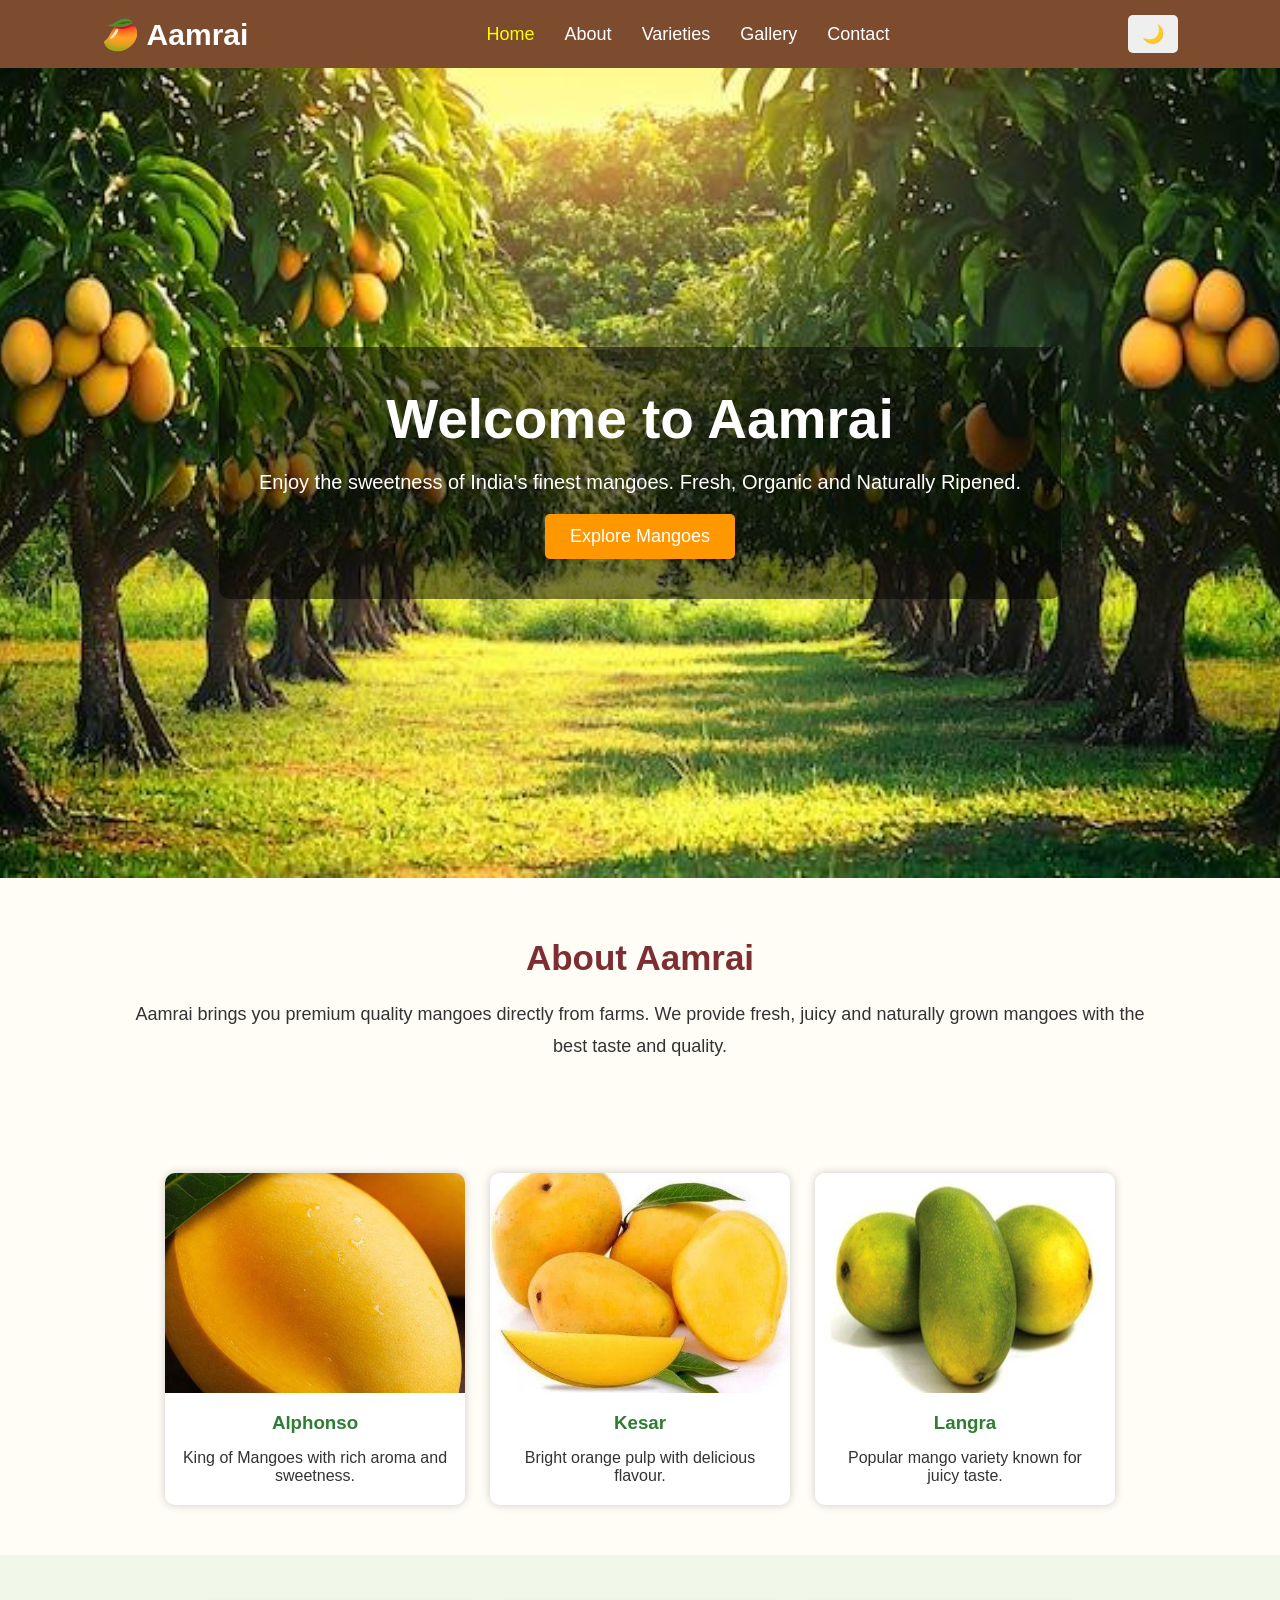
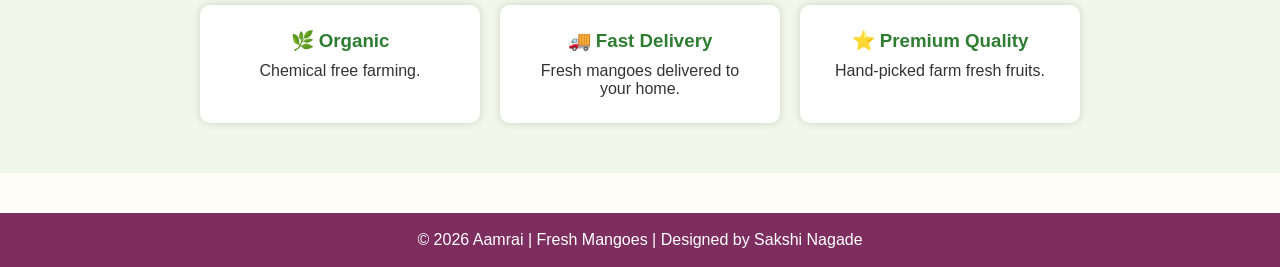
<file: index.html>
<!DOCTYPE html>
<html lang="en">
<head>
    <meta charset="UTF-8">
    <meta name="viewport" content="width=device-width, initial-scale=1.0">
    <title>Aamrai - Fresh Mangoes</title>

    <link rel="stylesheet" href="../css/index.css">
</head>
<body>

    <!-- Header -->
    <header>
        <div class="logo">
            <h2>🥭 Aamrai</h2>
        </div>

        <nav>
            <ul>
                <li><a href="index.html" class="active">Home</a></li>
                <li><a href="about.html">About</a></li>
                <li><a href="varieties.html">Varieties</a></li>
                <li><a href="gallery.html">Gallery</a></li>
                <li><a href="contact.html">Contact</a></li>
            </ul>
        </nav>

        <button id="darkBtn">🌙</button>
    </header>

    <!-- Hero Section -->
    <section class="hero">
        <div class="hero-text">
            <h1>Welcome to Aamrai</h1>
            <p>
                Enjoy the sweetness of India's finest mangoes.
                Fresh, Organic and Naturally Ripened.
            </p>

            <a href="varieties.html" class="btn">
                Explore Mangoes
            </a>
        </div>
    </section>

    <!-- About -->
    <section class="about-home">
        <h2>About Aamrai</h2>

        <p>
            Aamrai brings you premium quality mangoes directly
            from farms. We provide fresh, juicy and naturally
            grown mangoes with the best taste and quality.
        </p>
    </section>

    <!-- Mango Cards -->
    <section class="cards">

        <div class="card">
            <img src="../images/alphonso.jpg" alt="Alphonso">
            <h3>Alphonso</h3>
            <p>King of Mangoes with rich aroma and sweetness.</p>
        </div>

        <div class="card">
            <img src="../images/kesar.jpg" alt="Kesar">
            <h3>Kesar</h3>
            <p>Bright orange pulp with delicious flavour.</p>
        </div>

        <div class="card">
            <img src="../images/langra.jpg" alt="Langra">
            <h3>Langra</h3>
            <p>Popular mango variety known for juicy taste.</p>
        </div>

    </section>

    <!-- Features -->
    <section class="features">

        <div class="feature">
            <h3>🌿 Organic</h3>
            <p>Chemical free farming.</p>
        </div>

        <div class="feature">
            <h3>🚚 Fast Delivery</h3>
            <p>Fresh mangoes delivered to your home.</p>
        </div>

        <div class="feature">
            <h3>⭐ Premium Quality</h3>
            <p>Hand-picked farm fresh fruits.</p>
        </div>

    </section>

    <!-- Footer -->
    <footer>
        <p>
            © 2026 Aamrai | Fresh Mangoes | Designed by Sakshi Nagade
        </p>
    </footer>
</body>
</html>
</file>
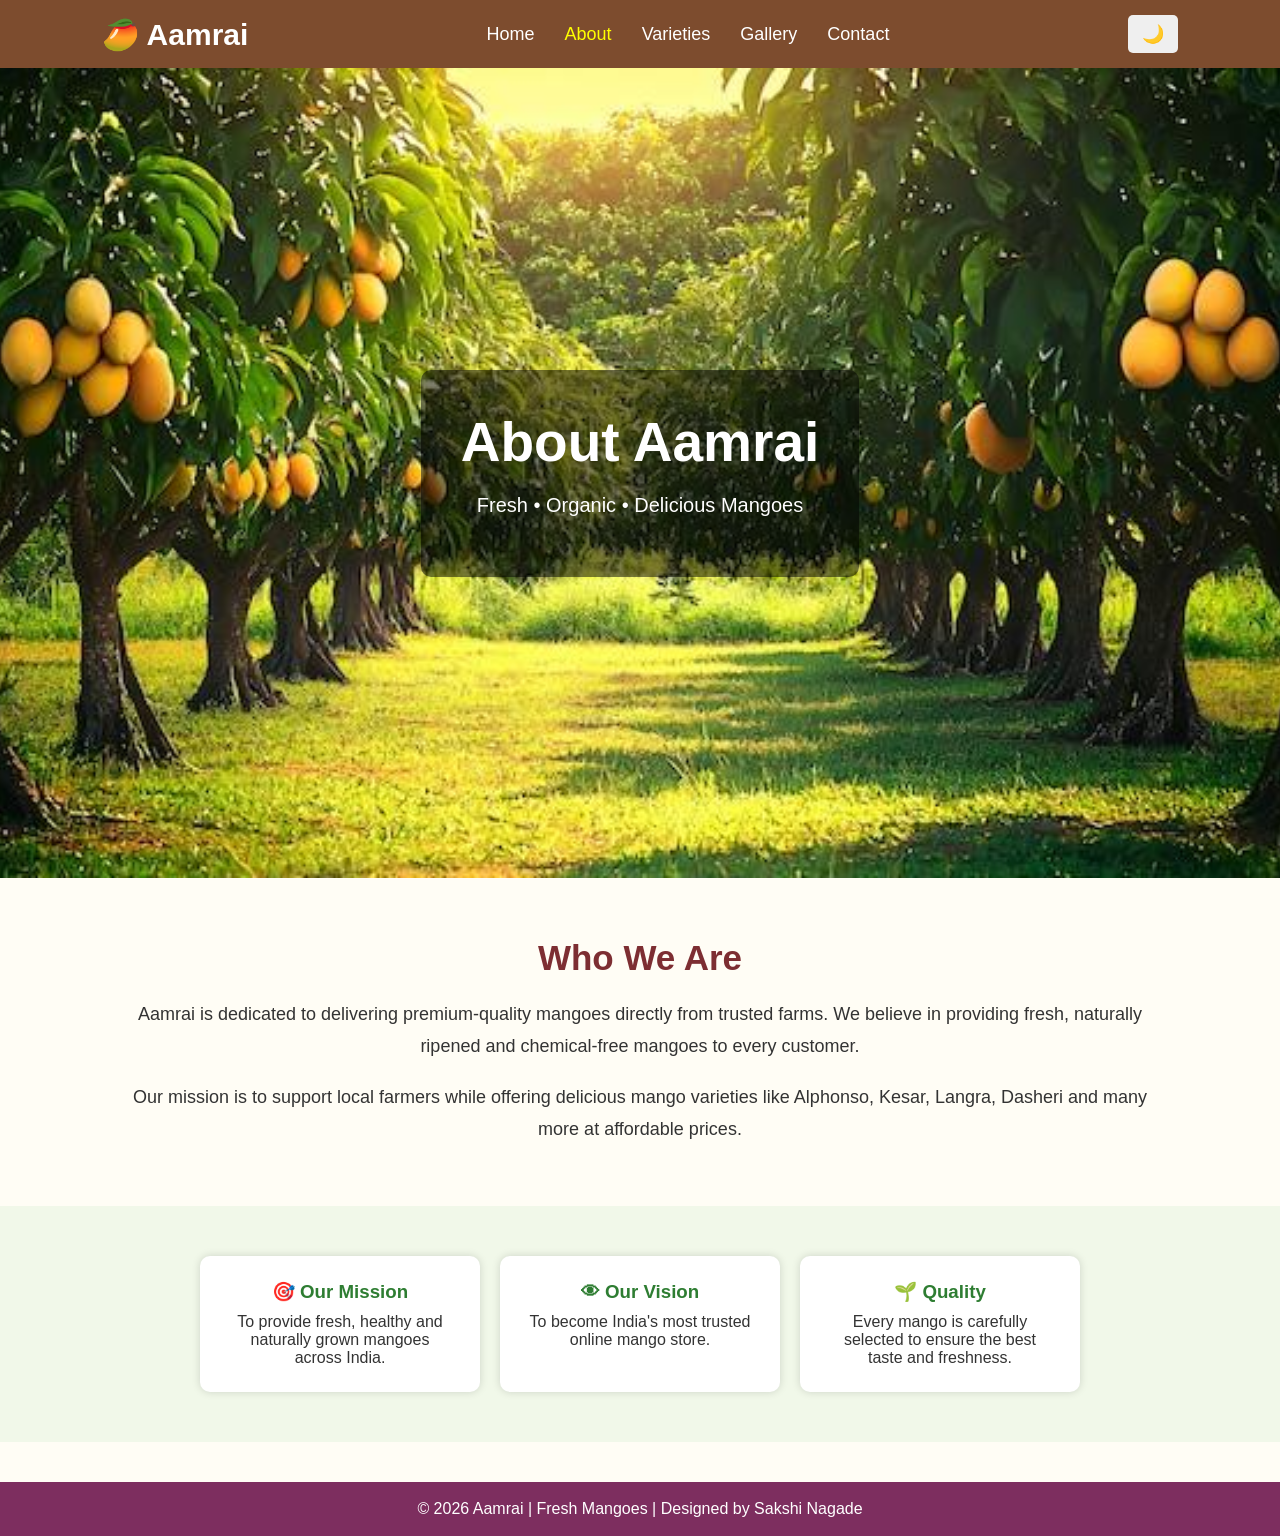
<file: about.html>
<!DOCTYPE html>
<html lang="en">
<head>
    <meta charset="UTF-8">
    <meta name="viewport" content="width=device-width, initial-scale=1.0">
    <title>About - Aamrai</title>
    <link rel="stylesheet" href="../css/about.css">
</head>
<body>

    <!-- Header -->
    <header>
        <div class="logo">
            <h2>🥭 Aamrai</h2>
        </div>

        <nav>
            <ul>
                <li><a href="index.html">Home</a></li>
                <li><a href="about.html" class="active">About</a></li>
                <li><a href="varieties.html">Varieties</a></li>
                <li><a href="gallery.html">Gallery</a></li>
                <li><a href="contact.html">Contact</a></li>
            </ul>
        </nav>

        <button id="darkBtn">🌙</button>
    </header>

    <!-- About Banner -->
    <section class="hero">
        <div class="hero-text">
            <h1>About Aamrai</h1>
            <p>Fresh • Organic • Delicious Mangoes</p>
        </div>
    </section>

    <!-- About Content -->
    <section class="about-home">
        <h2>Who We Are</h2>

        <p>
            Aamrai is dedicated to delivering premium-quality mangoes
            directly from trusted farms. We believe in providing fresh,
            naturally ripened and chemical-free mangoes to every customer.
        </p>

        <br>

        <p>
            Our mission is to support local farmers while offering
            delicious mango varieties like Alphonso, Kesar, Langra,
            Dasheri and many more at affordable prices.
        </p>
    </section>

    <!-- Vision & Mission -->
    <section class="features">

        <div class="feature">
            <h3>🎯 Our Mission</h3>
            <p>
                To provide fresh, healthy and naturally grown mangoes
                across India.
            </p>
        </div>

        <div class="feature">
            <h3>👁 Our Vision</h3>
            <p>
                To become India's most trusted online mango store.
            </p>
        </div>

        <div class="feature">
            <h3>🌱 Quality</h3>
            <p>
                Every mango is carefully selected to ensure the best
                taste and freshness.
            </p>
        </div>

    </section>

    <!-- Footer -->
    <footer>
        <p>© 2026 Aamrai | Fresh Mangoes | Designed by Sakshi Nagade</p>
    </footer>
</body>
</html>
</file>
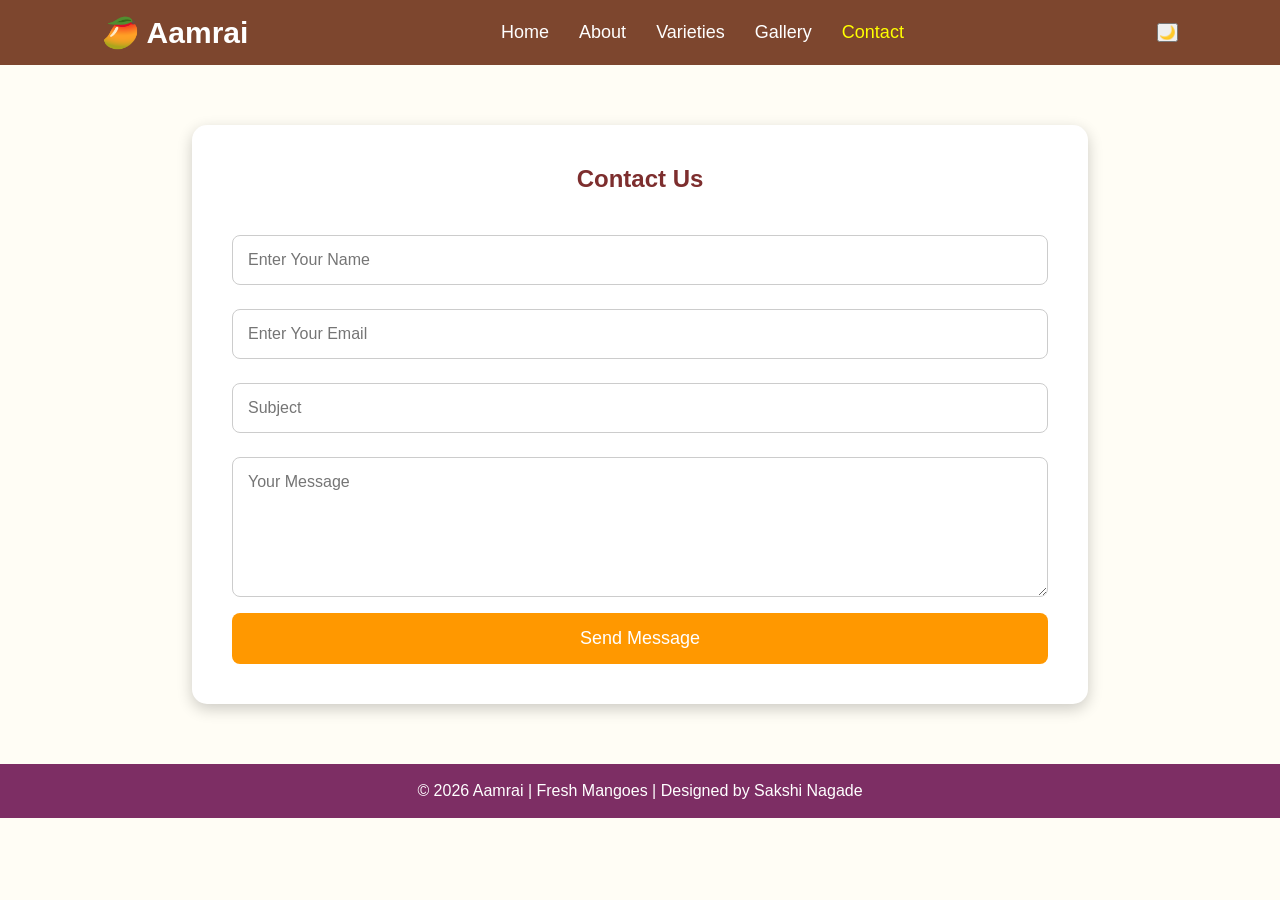
<file: contact.html>
<!DOCTYPE html>
<html lang="en">
<head>
    <meta charset="UTF-8">
    <meta name="viewport" content="width=device-width, initial-scale=1.0">
    <title>Contact - Aamrai</title>
    <link rel="stylesheet" href="../css/contact.css">
</head>
<body>

<header>

<div class="logo">
    <h2>🥭 Aamrai</h2>
</div>

<nav>
<ul>
<li><a href="index.html">Home</a></li>
<li><a href="about.html">About</a></li>
<li><a href="varieties.html">Varieties</a></li>
<li><a href="gallery.html">Gallery</a></li>
<li><a href="contact.html" class="active">Contact</a></li>
</ul>
</nav>

<button id="darkBtn">🌙</button>

</header>

<section class="contact">

<h1>Contact Us</h1>

<form id="contactForm">

<input type="text" id="name" placeholder="Enter Your Name">

<input type="email" id="email" placeholder="Enter Your Email">

<input type="text" id="subject" placeholder="Subject">

<textarea id="message" rows="6" placeholder="Your Message"></textarea>

<button type="submit">Send Message</button>

</form>

</section>

<footer>
<p>© 2026 Aamrai | Fresh Mangoes | Designed by Sakshi Nagade</p>
</footer>
</body>
</html>
</file>
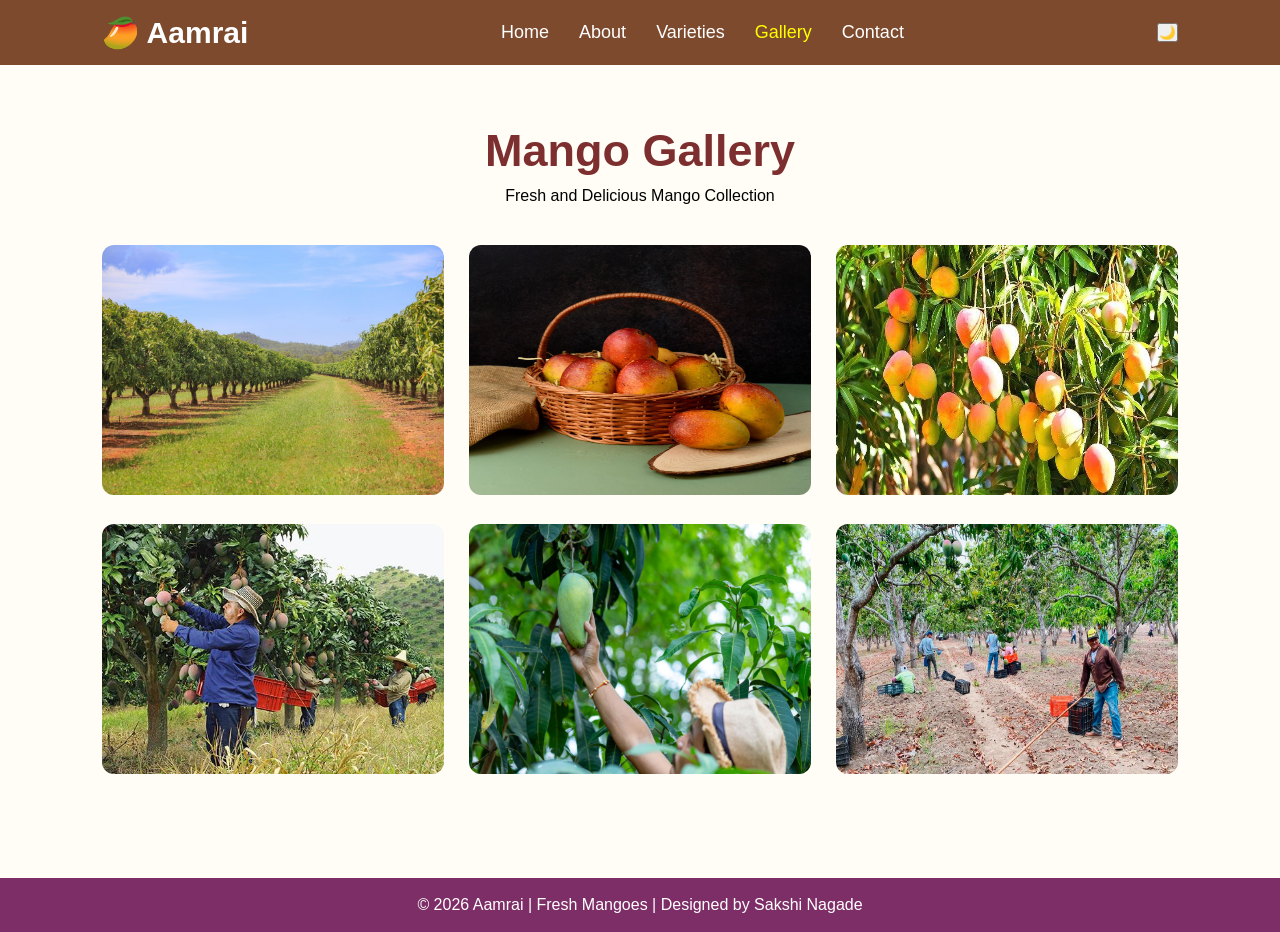
<file: gallery.html>
<!DOCTYPE html>
<html lang="en">
<head>
    <meta charset="UTF-8">
    <meta name="viewport" content="width=device-width, initial-scale=1.0">
    <title>Gallery - Aamrai</title>
    <link rel="stylesheet" href="../css/gallery.css">
</head>
<body>

<header>

    <div class="logo">
        <h2>🥭 Aamrai</h2>
    </div>

    <nav>
        <ul>
            <li><a href="index.html">Home</a></li>
            <li><a href="about.html">About</a></li>
            <li><a href="varieties.html">Varieties</a></li>
            <li><a href="gallery.html" class="active">Gallery</a></li>
            <li><a href="contact.html">Contact</a></li>
        </ul>
    </nav>

    <button id="darkBtn">🌙</button>

</header>

<section class="gallery">

    <h1>Mango Gallery</h1>
    <p>Fresh and Delicious Mango Collection</p>

    <div class="gallery-container">

        <div class="gallery-item">
            <img src="../images/gallery1.jpg" alt="Gallery Image">
        </div>

        <div class="gallery-item">
            <img src="../images/gallery2.jpg" alt="Gallery Image">
        </div>

        <div class="gallery-item">
            <img src="../images/gallery3.jpg" alt="Gallery Image">
        </div>

        <div class="gallery-item">
            <img src="../images/gallery4.jpg" alt="Gallery Image">
        </div>

        <div class="gallery-item">
            <img src="../images/gallery5.jpg" alt="Gallery Image">
        </div>

        <div class="gallery-item">
            <img src="../images/gallery6.jpg" alt="Gallery Image">
        </div>

    </div>

</section>

<footer>
    <p>© 2026 Aamrai | Fresh Mangoes | Designed by Sakshi Nagade</p>
</footer>
</body>
</html>
</file>
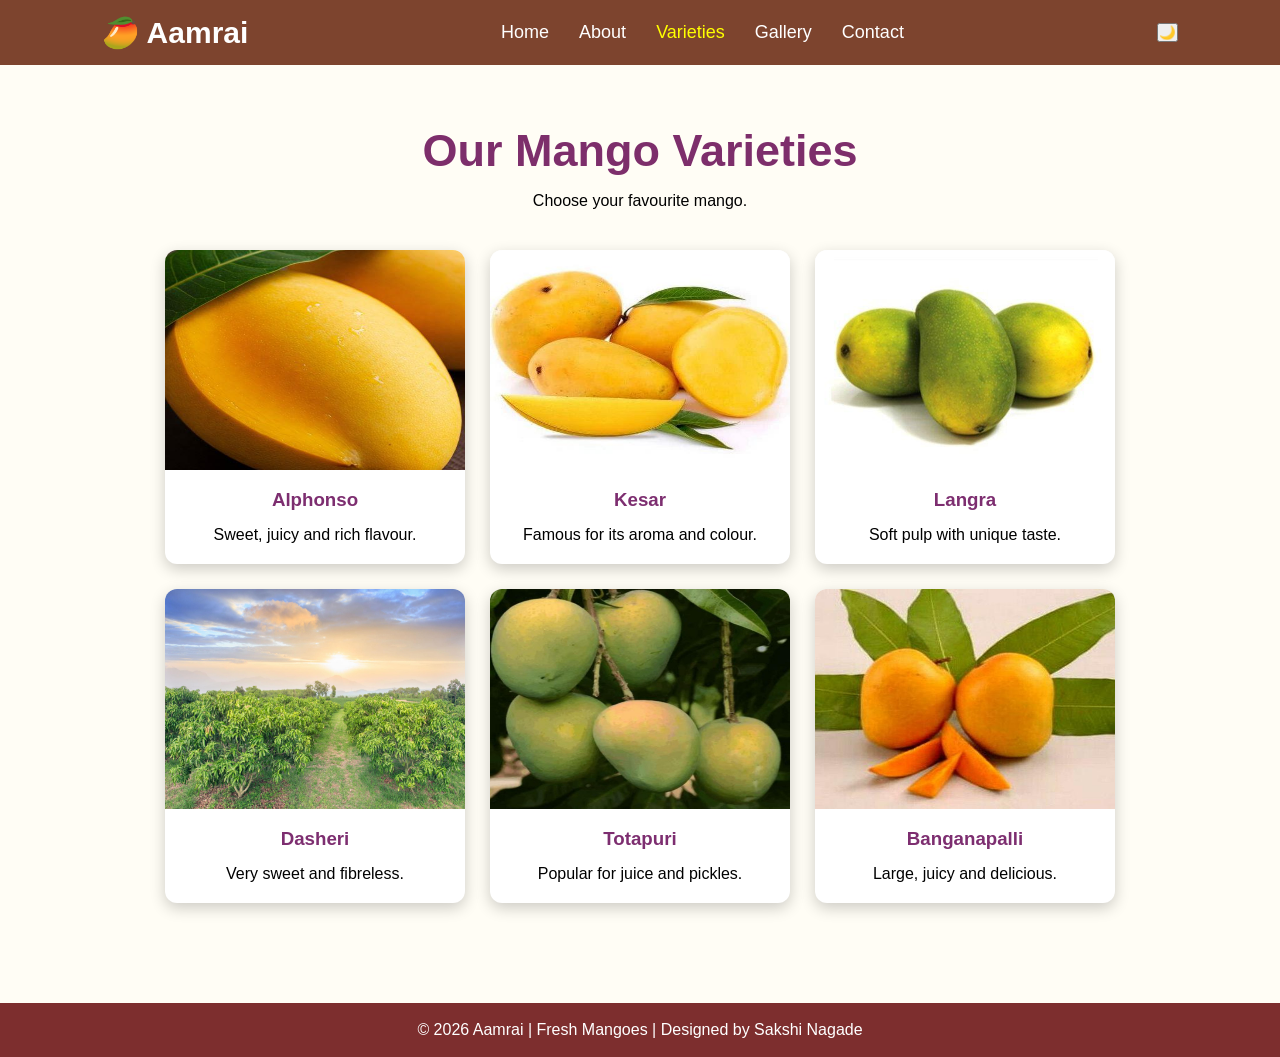
<file: varieties.html>
<!DOCTYPE html>
<html lang="en">
<head>
    <meta charset="UTF-8">
    <meta name="viewport" content="width=device-width, initial-scale=1.0">
    <title>Mango Varieties - Aamrai</title>
    <link rel="stylesheet" href="../css/varieties.css">
</head>
<body>

<header>
    <div class="logo">
        <h2>🥭 Aamrai</h2>
    </div>

    <nav>
        <ul>
            <li><a href="index.html">Home</a></li>
            <li><a href="about.html">About</a></li>
            <li><a href="varieties.html" class="active">Varieties</a></li>
            <li><a href="gallery.html">Gallery</a></li>
            <li><a href="contact.html">Contact</a></li>
        </ul>
    </nav>

    <button id="darkBtn">🌙</button>
</header>

<section class="varieties">

    <h1>Our Mango Varieties</h1>
    <p>Choose your favourite mango.</p>

    <div class="variety-container">

        <div class="variety-card">
            <img src="../images/alphonso.jpg" alt="Alphonso">
            <h3>Alphonso</h3>
            <p>Sweet, juicy and rich flavour.</p>
        </div>

        <div class="variety-card">
            <img src="../images/kesar.jpg" alt="Kesar">
            <h3>Kesar</h3>
            <p>Famous for its aroma and colour.</p>
        </div>

        <div class="variety-card">
            <img src="../images/langra.jpg" alt="Langra">
            <h3>Langra</h3>
            <p>Soft pulp with unique taste.</p>
        </div>

        <div class="variety-card">
            <img src="../images/dasheri.jpg" alt="Dasheri">
            <h3>Dasheri</h3>
            <p>Very sweet and fibreless.</p>
        </div>

        <div class="variety-card">
            <img src="../images/totapuri.jpg" alt="Totapuri">
            <h3>Totapuri</h3>
            <p>Popular for juice and pickles.</p>
        </div>

        <div class="variety-card">
            <img src="../images/banganapalli.jpg" alt="Banganapalli">
            <h3>Banganapalli</h3>
            <p>Large, juicy and delicious.</p>
        </div>

    </div>

</section>

<footer>
    <p>© 2026 Aamrai | Fresh Mangoes | Designed by Sakshi Nagade</p>
</footer>
</body>
</html>
</file>
<file: css/index.css>
*{
    margin:0;
    padding:0;
    box-sizing:border-box;
    font-family:Arial, sans-serif;
}

body{
    background:#fffdf5;
    color:#333;
}

/* Header */

header{
    display:flex;
    justify-content:space-between;
    align-items:center;
    padding:15px 8%;
    background:#7d4c2e;
    position:sticky;
    top:0;
}

.logo h2{
    color:white;
    font-size:30px;
}

nav ul{
    display:flex;
    list-style:none;
}

nav ul li{
    margin:0 15px;
}

nav ul li a{
    color:white;
    text-decoration:none;
    font-size:18px;
    transition:.3s;
}

nav ul li a:hover,
.active{
    color:yellow;
}

#darkBtn{
    padding:8px 14px;
    border:none;
    border-radius:5px;
    cursor:pointer;
    font-size:18px;
}

/* Hero */

.hero{
    height:90vh;
    background:url("../images/banner.jpg") center/cover no-repeat;
    display:flex;
    justify-content:center;
    align-items:center;
    text-align:center;
}

.hero-text{
    background:rgba(0,0,0,.5);
    padding:40px;
    border-radius:10px;
}

.hero h1{
    color:white;
    font-size:55px;
}

.hero p{
    color:white;
    margin:20px 0;
    font-size:20px;
}

.btn{
    display:inline-block;
    text-decoration:none;
    background:#ff9800;
    color:white;
    padding:12px 25px;
    border-radius:5px;
    font-size:18px;
}

.btn:hover{
    background:#e68900;
}

/* About */

.about-home{
    padding:60px 10%;
    text-align:center;
}

.about-home h2{
    color:#7d2e32;
    margin-bottom:20px;
    font-size:35px;
}

.about-home p{
    font-size:18px;
    line-height:1.8;
}

/* Cards */

.cards{
    display:flex;
    justify-content:center;
    gap:25px;
    flex-wrap:wrap;
    padding:50px 10%;
}

.card{
    width:300px;
    background:white;
    border-radius:10px;
    box-shadow:0 0 10px rgba(0,0,0,.2);
    overflow:hidden;
    transition:.3s;
}

.card:hover{
    transform:translateY(-10px);
}

.card img{
    width:100%;
    height:220px;
    object-fit:cover;
}

.card h3{
    color:#2e7d32;
    text-align:center;
    margin:15px 0;
}

.card p{
    text-align:center;
    padding:0 15px 20px;
}

/* Features */

.features{
    display:flex;
    justify-content:center;
    flex-wrap:wrap;
    gap:20px;
    padding:50px 10%;
    background:#f1f8e9;
}

.feature{
    width:280px;
    background:white;
    padding:25px;
    border-radius:10px;
    text-align:center;
    box-shadow:0 0 8px rgba(0,0,0,.15);
}

.feature h3{
    color:#2e7d32;
    margin-bottom:10px;
}

/* Footer */

footer{
    background:#7d2e5f;
    color:white;
    text-align:center;
    padding:18px;
    margin-top:40px;
}

/* Dark Mode */

.dark{
    background:#222;
    color:white;
}

.dark header{
    background:#111;
}

.dark .card,
.dark .feature{
    background:#333;
    color:white;
}

.dark footer{
    background:#111;
}

/* Responsive */

@media(max-width:768px){

header{
    flex-direction:column;
}

nav ul{
    flex-direction:column;
    text-align:center;
    margin-top:15px;
}

nav ul li{
    margin:10px 0;
}

.hero h1{
    font-size:38px;
}

.hero p{
    font-size:17px;
}

.cards{
    flex-direction:column;
    align-items:center;
}

.features{
    flex-direction:column;
    align-items:center;
}

}*{
    margin:0;
    padding:0;
    box-sizing:border-box;
    font-family:Arial, sans-serif;
}

body{
    background:#fffdf5;
    color:#333;
}

/* Header */

header{
    display:flex;
    justify-content:space-between;
    align-items:center;
    padding:15px 8%;
    background:#7d4c2e;
    position:sticky;
    top:0;
}

.logo h2{
    color:white;
    font-size:30px;
}

nav ul{
    display:flex;
    list-style:none;
}

nav ul li{
    margin:0 15px;
}

nav ul li a{
    color:white;
    text-decoration:none;
    font-size:18px;
    transition:.3s;
}

nav ul li a:hover,
.active{
    color:yellow;
}

#darkBtn{
    padding:8px 14px;
    border:none;
    border-radius:5px;
    cursor:pointer;
    font-size:18px;
}

/* Hero */

.hero{
    height:90vh;
    background:url("../images/banner.jpg") center/cover no-repeat;
    display:flex;
    justify-content:center;
    align-items:center;
    text-align:center;
}

.hero-text{
    background:rgba(0,0,0,.5);
    padding:40px;
    border-radius:10px;
}

.hero h1{
    color:white;
    font-size:55px;
}

.hero p{
    color:white;
    margin:20px 0;
    font-size:20px;
}

.btn{
    display:inline-block;
    text-decoration:none;
    background:#ff9800;
    color:white;
    padding:12px 25px;
    border-radius:5px;
    font-size:18px;
}

.btn:hover{
    background:#e68900;
}

/* About */

.about-home{
    padding:60px 10%;
    text-align:center;
}

.about-home h2{
    color:#7d2e32;
    margin-bottom:20px;
    font-size:35px;
}

.about-home p{
    font-size:18px;
    line-height:1.8;
}

/* Cards */

.cards{
    display:flex;
    justify-content:center;
    gap:25px;
    flex-wrap:wrap;
    padding:50px 10%;
}

.card{
    width:300px;
    background:white;
    border-radius:10px;
    box-shadow:0 0 10px rgba(0,0,0,.2);
    overflow:hidden;
    transition:.3s;
}

.card:hover{
    transform:translateY(-10px);
}

.card img{
    width:100%;
    height:220px;
    object-fit:cover;
}

.card h3{
    color:#2e7d32;
    text-align:center;
    margin:15px 0;
}

.card p{
    text-align:center;
    padding:0 15px 20px;
}

/* Features */

.features{
    display:flex;
    justify-content:center;
    flex-wrap:wrap;
    gap:20px;
    padding:50px 10%;
    background:#f1f8e9;
}

.feature{
    width:280px;
    background:white;
    padding:25px;
    border-radius:10px;
    text-align:center;
    box-shadow:0 0 8px rgba(0,0,0,.15);
}

.feature h3{
    color:#2e7d32;
    margin-bottom:10px;
}

/* Footer */

footer{
    background:#7d2e5f;
    color:white;
    text-align:center;
    padding:18px;
    margin-top:40px;
}

/* Dark Mode */

.dark{
    background:#222;
    color:white;
}

.dark header{
    background:#111;
}

.dark .card,
.dark .feature{
    background:#333;
    color:white;
}

.dark footer{
    background:#111;
}

/* Responsive */

@media(max-width:768px){

header{
    flex-direction:column;
}

nav ul{
    flex-direction:column;
    text-align:center;
    margin-top:15px;
}

nav ul li{
    margin:10px 0;
}

.hero h1{
    font-size:38px;
}

.hero p{
    font-size:17px;
}

.cards{
    flex-direction:column;
    align-items:center;
}

.features{
    flex-direction:column;
    align-items:center;
}

}
</file>
<file: css/about.css>
*{
    margin:0;
    padding:0;
    box-sizing:border-box;
    font-family:Arial, sans-serif;
}

body{
    background:#fffdf5;
    color:#333;
}

/* Header */

header{
    display:flex;
    justify-content:space-between;
    align-items:center;
    padding:15px 8%;
    background:#7d4c2e;
    position:sticky;
    top:0;
}

.logo h2{
    color:white;
    font-size:30px;
}

nav ul{
    display:flex;
    list-style:none;
}

nav ul li{
    margin:0 15px;
}

nav ul li a{
    color:white;
    text-decoration:none;
    font-size:18px;
    transition:.3s;
}

nav ul li a:hover,
.active{
    color:yellow;
}

#darkBtn{
    padding:8px 14px;
    border:none;
    border-radius:5px;
    cursor:pointer;
    font-size:18px;
}

/* Hero */

.hero{
    height:90vh;
    background:url("../images/banner.jpg") center/cover no-repeat;
    display:flex;
    justify-content:center;
    align-items:center;
    text-align:center;
}

.hero-text{
    background:rgba(0,0,0,.5);
    padding:40px;
    border-radius:10px;
}

.hero h1{
    color:white;
    font-size:55px;
}

.hero p{
    color:white;
    margin:20px 0;
    font-size:20px;
}

.btn{
    display:inline-block;
    text-decoration:none;
    background:#ff9800;
    color:white;
    padding:12px 25px;
    border-radius:5px;
    font-size:18px;
}

.btn:hover{
    background:#e68900;
}

/* About */

.about-home{
    padding:60px 10%;
    text-align:center;
}

.about-home h2{
    color:#7d2e32;
    margin-bottom:20px;
    font-size:35px;
}

.about-home p{
    font-size:18px;
    line-height:1.8;
}

/* Cards */

.cards{
    display:flex;
    justify-content:center;
    gap:25px;
    flex-wrap:wrap;
    padding:50px 10%;
}

.card{
    width:300px;
    background:white;
    border-radius:10px;
    box-shadow:0 0 10px rgba(0,0,0,.2);
    overflow:hidden;
    transition:.3s;
}

.card:hover{
    transform:translateY(-10px);
}

.card img{
    width:100%;
    height:220px;
    object-fit:cover;
}

.card h3{
    color:#2e7d32;
    text-align:center;
    margin:15px 0;
}

.card p{
    text-align:center;
    padding:0 15px 20px;
}

/* Features */

.features{
    display:flex;
    justify-content:center;
    flex-wrap:wrap;
    gap:20px;
    padding:50px 10%;
    background:#f1f8e9;
}

.feature{
    width:280px;
    background:white;
    padding:25px;
    border-radius:10px;
    text-align:center;
    box-shadow:0 0 8px rgba(0,0,0,.15);
}

.feature h3{
    color:#2e7d32;
    margin-bottom:10px;
}

/* Footer */

footer{
    background:#7d2e5f;
    color:white;
    text-align:center;
    padding:18px;
    margin-top:40px;
}

/* Dark Mode */

.dark{
    background:#222;
    color:white;
}

.dark header{
    background:#111;
}

.dark .card,
.dark .feature{
    background:#333;
    color:white;
}

.dark footer{
    background:#111;
}

/* Responsive */

@media(max-width:768px){

header{
    flex-direction:column;
}

nav ul{
    flex-direction:column;
    text-align:center;
    margin-top:15px;
}

nav ul li{
    margin:10px 0;
}

.hero h1{
    font-size:38px;
}

.hero p{
    font-size:17px;
}

.cards{
    flex-direction:column;
    align-items:center;
}

.features{
    flex-direction:column;
    align-items:center;
}

}
</file>
<file: css/contact.css>
*{
margin:0;
padding:0;
box-sizing:border-box;
font-family:Arial,sans-serif;
}

body{
background:#fffdf5;
}

header{
display:flex;
justify-content:space-between;
align-items:center;
padding:15px 8%;
background:#7d462e;
}

.logo h2{
color:#fff;
font-size:30px;
}

nav ul{
display:flex;
list-style:none;
}

nav ul li{
margin:0 15px;
}

nav ul li a{
text-decoration:none;
color:white;
font-size:18px;
}

.active{
color:yellow;
}

.contact{
width:70%;
margin:60px auto;
background:white;
padding:40px;
border-radius:15px;
box-shadow:0 5px 15px rgba(0,0,0,.2);
}

.contact h1{
text-align:center;
color:#7d2e2e;
margin-bottom:30px;
}

.contact input,
.contact textarea{
width:100%;
padding:15px;
margin:12px 0;
border:1px solid #ccc;
border-radius:8px;
font-size:16px;
}

.contact button{
width:100%;
padding:15px;
background:#ff9800;
color:white;
border:none;
font-size:18px;
border-radius:8px;
cursor:pointer;
}

.contact button:hover{
background:#e68900;
}

footer{
background:#7d2e64;
color:white;
text-align:center;
padding:18px;
margin-top:40px;
}
</file>
<file: css/gallery.css>
*{
margin:0;
padding:0;
box-sizing:border-box;
font-family:Arial,sans-serif;
}

body{
background:#fffdf5;
}

header{
display:flex;
justify-content:space-between;
align-items:center;
padding:15px 8%;
background:#7d4a2e;
}

.logo h2{
color:#fff;
font-size:30px;
}

nav ul{
display:flex;
list-style:none;
}

nav ul li{
margin:0 15px;
}

nav ul li a{
color:#fff;
text-decoration:none;
font-size:18px;
}

.active{
color:yellow;
}

.gallery{
padding:60px 8%;
text-align:center;
}

.gallery h1{
font-size:45px;
color:#7d2e2e;
margin-bottom:10px;
}

.gallery-container{
display:grid;
grid-template-columns:repeat(3,1fr);
gap:25px;
margin-top:40px;
}

.gallery-item img{
width:100%;
height:250px;
border-radius:12px;
transition:.5s;
}

.gallery-item img:hover{
transform:scale(1.08);
}

footer{
background:#7d2e67;
color:#fff;
text-align:center;
padding:18px;
margin-top:40px;
}
</file>
<file: css/varieties.css>
*{
margin:0;
padding:0;
box-sizing:border-box;
font-family:Arial,sans-serif;
}

body{
background:#fffdf5;
}

header{
display:flex;
justify-content:space-between;
align-items:center;
padding:15px 8%;
background:#7d442e;
}

.logo h2{
color:#fff;
font-size:30px;
}

nav ul{
display:flex;
list-style:none;
}

nav ul li{
margin:0 15px;
}

nav ul li a{
text-decoration:none;
color:white;
font-size:18px;
}

.active{
color:yellow;
}

.varieties{
padding:60px 8%;
text-align:center;
}

.varieties h1{
font-size:45px;
color:#7d2e6b;
margin-bottom:15px;
}

.variety-container{
display:flex;
flex-wrap:wrap;
justify-content:center;
gap:25px;
margin-top:40px;
}

.variety-card{
width:300px;
background:#fff;
border-radius:12px;
box-shadow:0 5px 15px rgba(0,0,0,.2);
overflow:hidden;
transition:.4s;
}

.variety-card:hover{
transform:translateY(-10px);
}

.variety-card img{
width:100%;
height:220px;
}

.variety-card h3{
margin:15px;
color:#7d2e70;
}

.variety-card p{
padding:0 15px 20px;
}

footer{
background:#7d2e2e;
color:white;
text-align:center;
padding:18px;
margin-top:40px;
}
</file>
